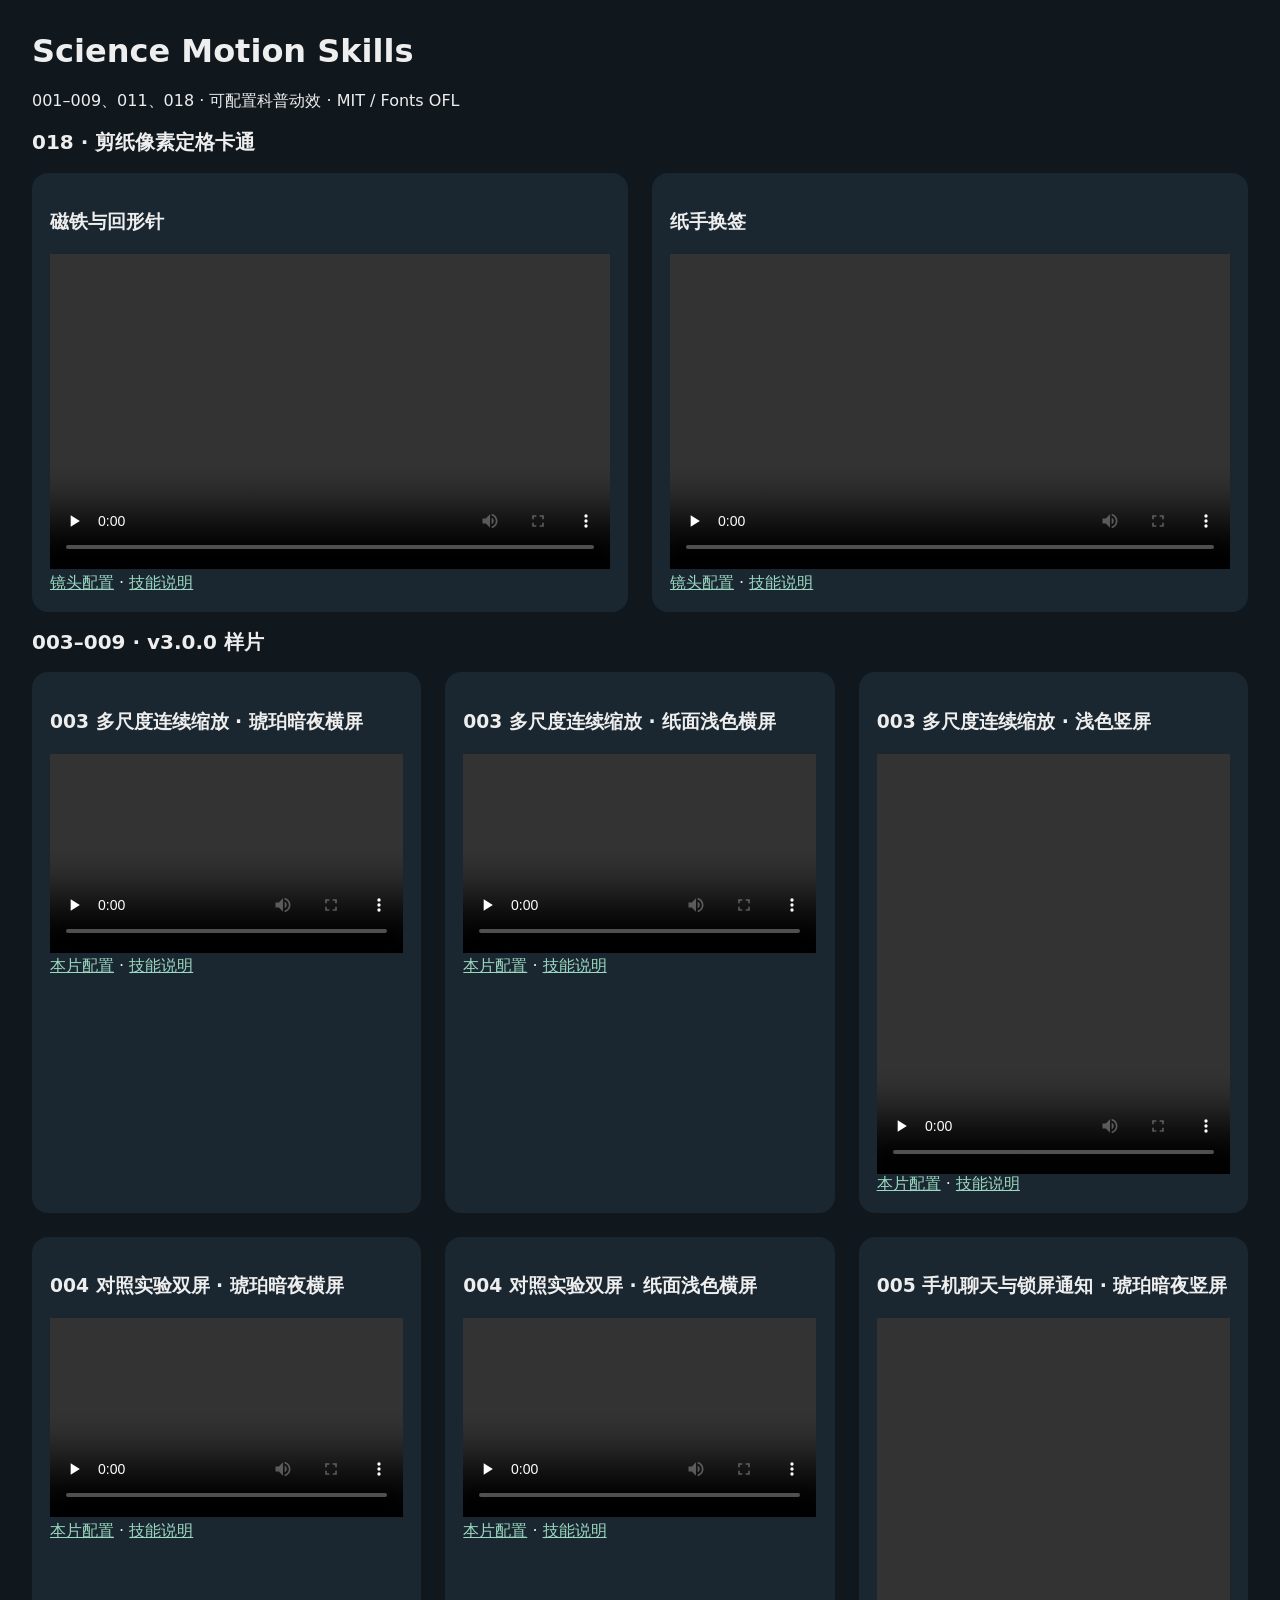
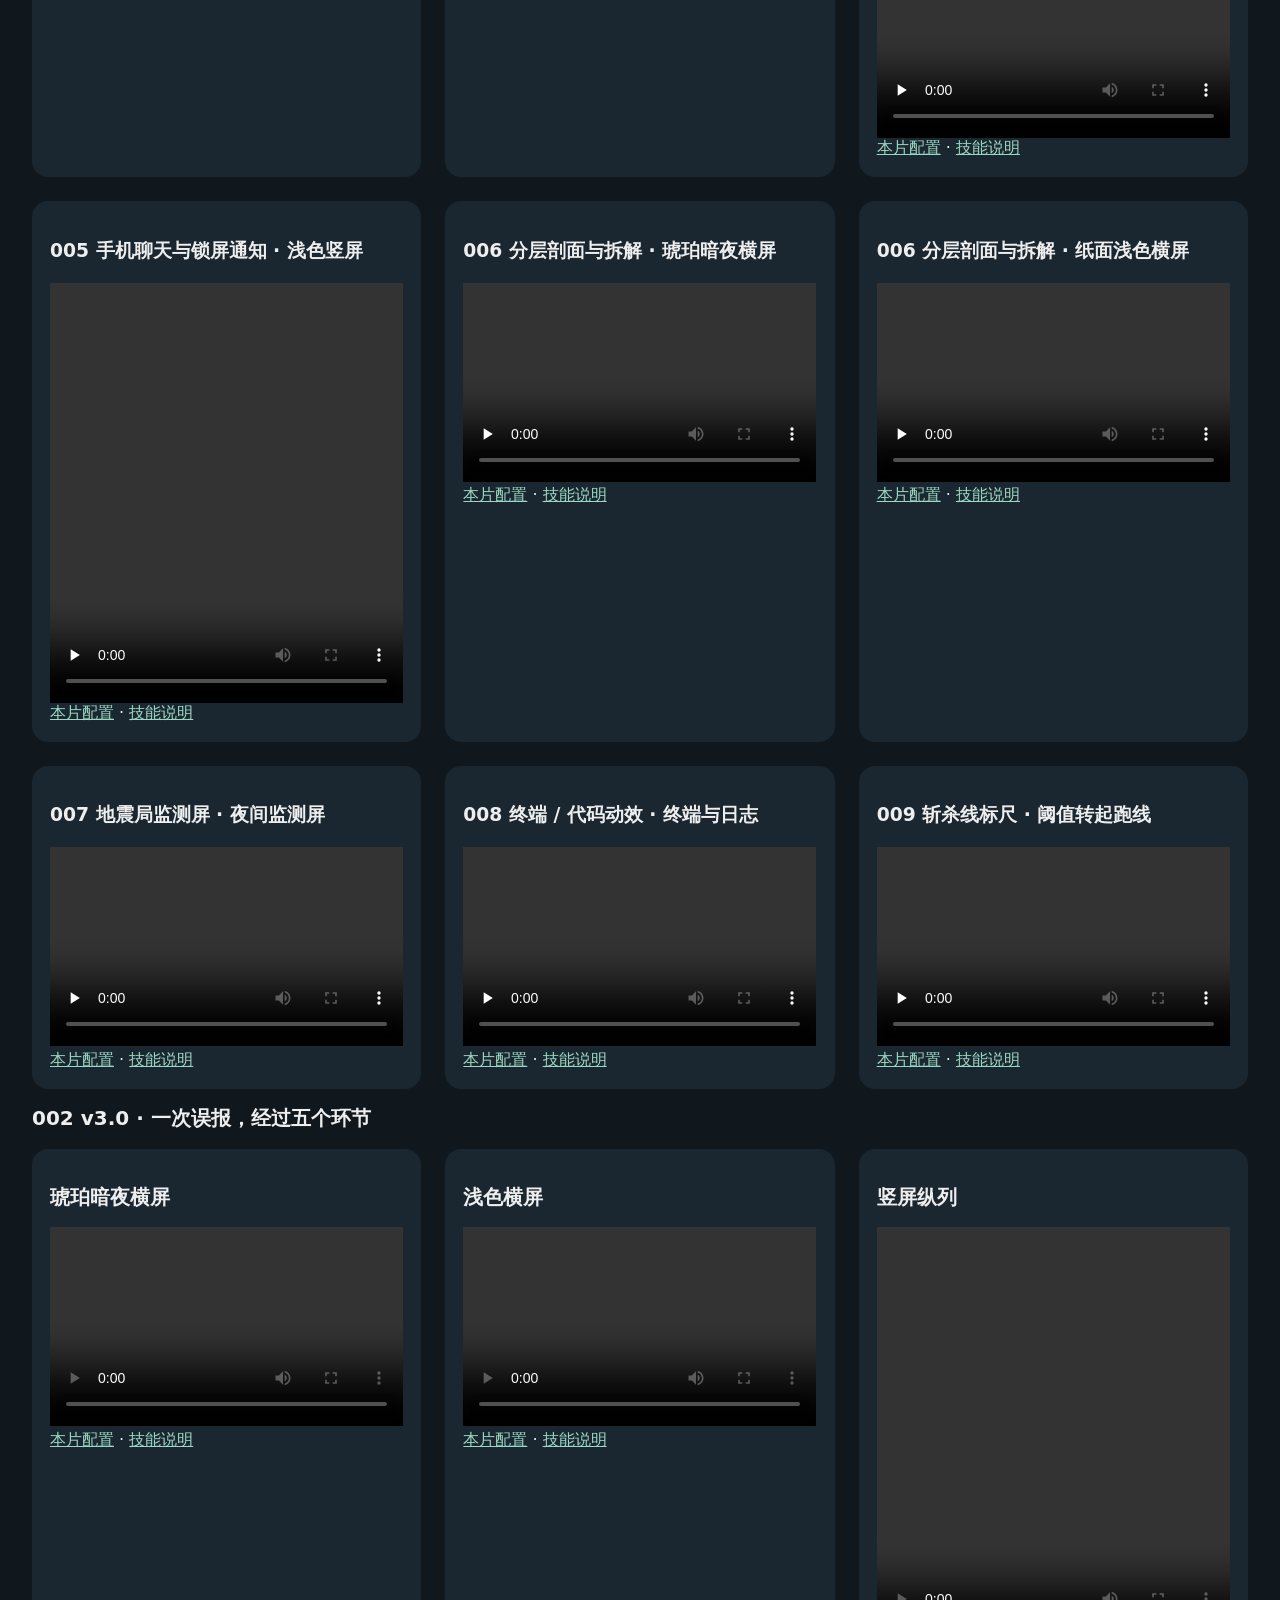
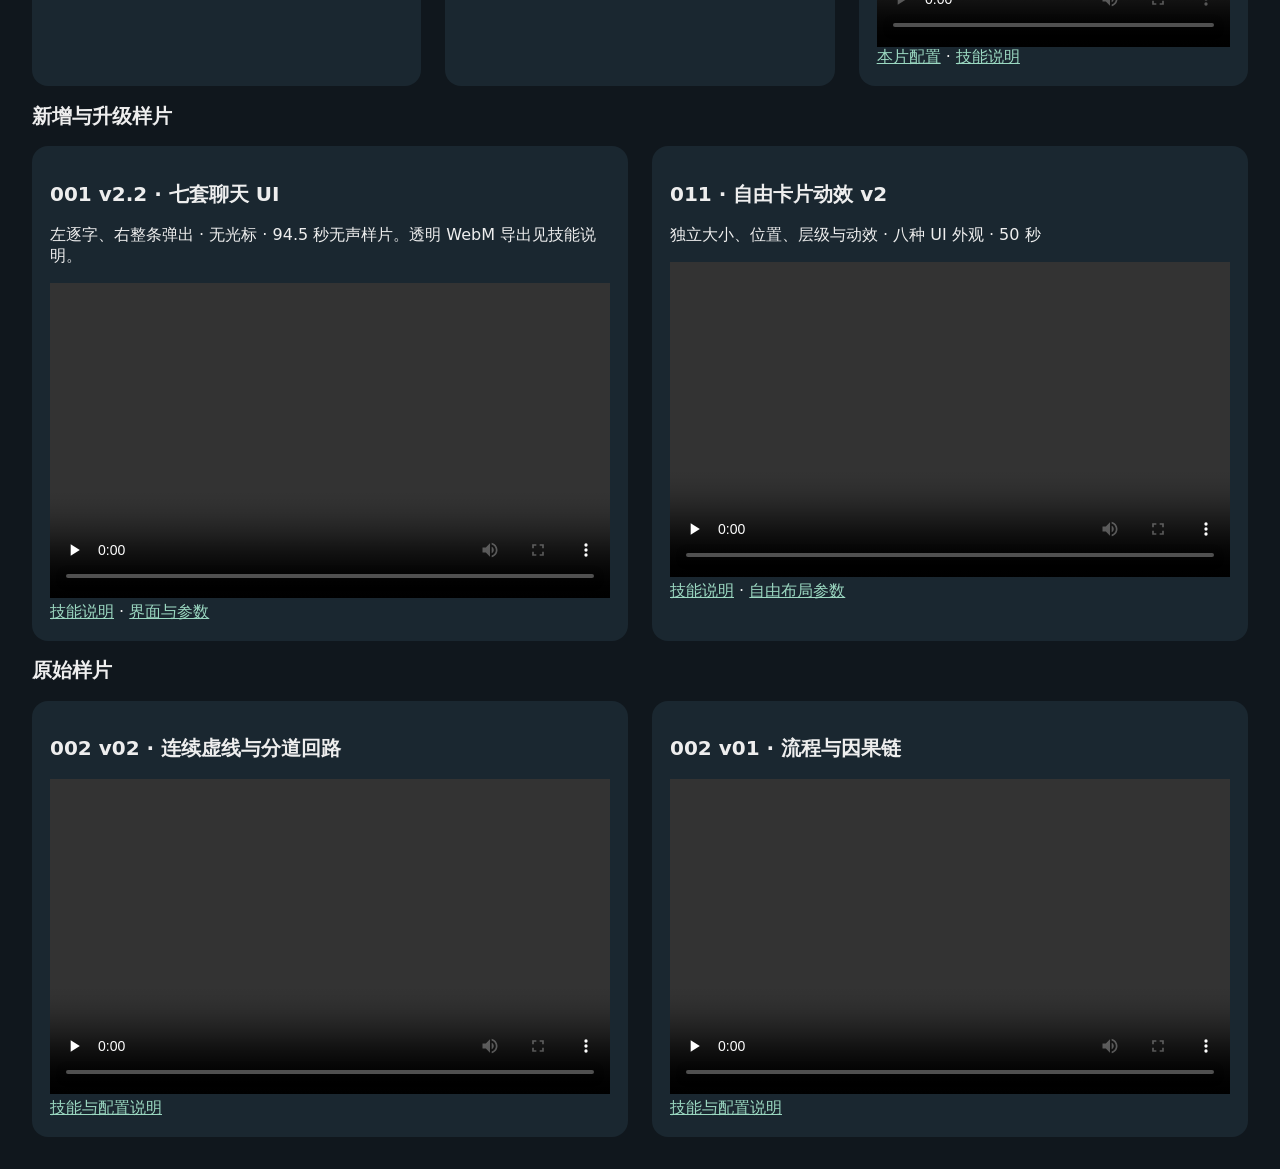
<file: gallery.html>
<!doctype html><html lang="zh-CN"><meta charset="utf-8"><meta name="viewport" content="width=device-width,initial-scale=1"><title>Science Motion Skills</title><style>body{font:16px system-ui;background:#10171d;color:#eee;margin:32px}main{display:grid;grid-template-columns:repeat(auto-fit,minmax(340px,1fr));gap:24px}article{background:#1a2730;padding:18px;border-radius:16px}video{width:100%;aspect-ratio:16/9}a{color:#9bd8c1}h2{font-size:20px}video.portrait{display:block;aspect-ratio:9/16;max-height:420px;object-fit:contain}</style><h1>Science Motion Skills</h1><p>001–009、011、018 · 可配置科普动效 · MIT / Fonts OFL</p><h2>018 · 剪纸像素定格卡通</h2>
<main>
<article><h3>磁铁与回形针</h3><video controls preload="none" src="previews/018-paper-cut-cartoon-magnet.mp4"></video><a href="skills/018-paper-cut-cartoon/assets/examples/magnet.json">镜头配置</a> · <a href="skills/018-paper-cut-cartoon/SKILL.md">技能说明</a></article>
<article><h3>纸手换签</h3><video controls preload="none" src="previews/018-paper-cut-cartoon-sticker.mp4"></video><a href="skills/018-paper-cut-cartoon/assets/examples/sticker.json">镜头配置</a> · <a href="skills/018-paper-cut-cartoon/SKILL.md">技能说明</a></article>
</main>
<h2>003–009 · v3.0.0 样片</h2>
<main>
<article>
  <h3>003 多尺度连续缩放 · 琥珀暗夜横屏</h3>
  <video controls preload="none" src="previews/003-multiscale-zoom-render-v03-amber.mp4"></video>
  <a href="skills/003-multiscale-zoom-render/assets/examples/showcase-amber.json">本片配置</a> · <a href="skills/003-multiscale-zoom-render/SKILL.md">技能说明</a>
</article>
<article>
  <h3>003 多尺度连续缩放 · 纸面浅色横屏</h3>
  <video controls preload="none" src="previews/003-multiscale-zoom-render-v03-light.mp4"></video>
  <a href="skills/003-multiscale-zoom-render/assets/examples/leaf.json">本片配置</a> · <a href="skills/003-multiscale-zoom-render/SKILL.md">技能说明</a>
</article>
<article>
  <h3>003 多尺度连续缩放 · 浅色竖屏</h3>
  <video class="portrait" controls preload="none" src="previews/003-multiscale-zoom-render-v03-portrait.mp4"></video>
  <a href="skills/003-multiscale-zoom-render/assets/examples/showcase-portrait.json">本片配置</a> · <a href="skills/003-multiscale-zoom-render/SKILL.md">技能说明</a>
</article>
<article>
  <h3>004 对照实验双屏 · 琥珀暗夜横屏</h3>
  <video controls preload="none" src="previews/004-split-compare-render-v03-amber.mp4"></video>
  <a href="skills/004-split-compare-render/assets/examples/showcase-amber.json">本片配置</a> · <a href="skills/004-split-compare-render/SKILL.md">技能说明</a>
</article>
<article>
  <h3>004 对照实验双屏 · 纸面浅色横屏</h3>
  <video controls preload="none" src="previews/004-split-compare-render-v03-light.mp4"></video>
  <a href="skills/004-split-compare-render/assets/examples/fall.json">本片配置</a> · <a href="skills/004-split-compare-render/SKILL.md">技能说明</a>
</article>
<article>
  <h3>005 手机聊天与锁屏通知 · 琥珀暗夜竖屏</h3>
  <video class="portrait" controls preload="none" src="previews/005-phone-ui-motion-v03-amber.mp4"></video>
  <a href="skills/005-phone-ui-motion/assets/examples/showcase-amber.json">本片配置</a> · <a href="skills/005-phone-ui-motion/SKILL.md">技能说明</a>
</article>
<article>
  <h3>005 手机聊天与锁屏通知 · 浅色竖屏</h3>
  <video class="portrait" controls preload="none" src="previews/005-phone-ui-motion-v03-light.mp4"></video>
  <a href="skills/005-phone-ui-motion/assets/examples/showcase-light.json">本片配置</a> · <a href="skills/005-phone-ui-motion/SKILL.md">技能说明</a>
</article>
<article>
  <h3>006 分层剖面与拆解 · 琥珀暗夜横屏</h3>
  <video controls preload="none" src="previews/006-layer-explode-render-v03-amber.mp4"></video>
  <a href="skills/006-layer-explode-render/assets/examples/showcase-amber.json">本片配置</a> · <a href="skills/006-layer-explode-render/SKILL.md">技能说明</a>
</article>
<article>
  <h3>006 分层剖面与拆解 · 纸面浅色横屏</h3>
  <video controls preload="none" src="previews/006-layer-explode-render-v03-light.mp4"></video>
  <a href="skills/006-layer-explode-render/assets/examples/filter.json">本片配置</a> · <a href="skills/006-layer-explode-render/SKILL.md">技能说明</a>
</article>
<article>
  <h3>007 地震局监测屏 · 夜间监测屏</h3>
  <video controls preload="none" src="previews/007-quake-monitor-render-v03.mp4"></video>
  <a href="skills/007-quake-monitor-render/assets/examples/monitor.json">本片配置</a> · <a href="skills/007-quake-monitor-render/SKILL.md">技能说明</a>
</article>
<article>
  <h3>008 终端 / 代码动效 · 终端与日志</h3>
  <video controls preload="none" src="previews/008-terminal-motion-render-v03.mp4"></video>
  <a href="skills/008-terminal-motion-render/assets/examples/terminal.json">本片配置</a> · <a href="skills/008-terminal-motion-render/SKILL.md">技能说明</a>
</article>
<article>
  <h3>009 斩杀线标尺 · 阈值转起跑线</h3>
  <video controls preload="none" src="previews/009-threshold-line-render-v03.mp4"></video>
  <a href="skills/009-threshold-line-render/assets/examples/combined.json">本片配置</a> · <a href="skills/009-threshold-line-render/SKILL.md">技能说明</a>
</article>
</main>
<h2>002 v3.0 · 一次误报，经过五个环节</h2>
<main>
<article>
  <h2>琥珀暗夜横屏</h2>
  <video controls preload="metadata" src="previews/002-flow-motion-render-v03-amber.mp4"></video>
  <a href="skills/002-flow-motion-render/assets/examples/showcase-amber.json">本片配置</a> · <a href="skills/002-flow-motion-render/SKILL.md">技能说明</a>
</article>
<article>
  <h2>浅色横屏</h2>
  <video controls preload="metadata" src="previews/002-flow-motion-render-v03-light.mp4"></video>
  <a href="skills/002-flow-motion-render/assets/examples/showcase-light.json">本片配置</a> · <a href="skills/002-flow-motion-render/SKILL.md">技能说明</a>
</article>
<article>
  <h2>竖屏纵列</h2>
  <video class="portrait" controls preload="metadata" src="previews/002-flow-motion-render-v03-portrait.mp4"></video>
  <a href="skills/002-flow-motion-render/assets/examples/showcase-portrait.json">本片配置</a> · <a href="skills/002-flow-motion-render/SKILL.md">技能说明</a>
</article>
</main>
<h2>新增与升级样片</h2><main><article><h2>001 v2.2 · 七套聊天 UI</h2><p>左逐字、右整条弹出 · 无光标 · 94.5 秒无声样片。透明 WebM 导出见技能说明。</p><video controls preload="none" src="previews/001-chat-motion-render-v02.mp4"></video><a href="skills/001-chat-motion-render/SKILL.md">技能说明</a> · <a href="skills/001-chat-motion-render/references/config.md">界面与参数</a></article>
<article><h2>011 · 自由卡片动效 v2</h2><p>独立大小、位置、层级与动效 · 八种 UI 外观 · 50 秒</p><video controls preload="none" src="previews/011-ppt-card-motion-render-v02.mp4"></video><a href="skills/011-ppt-card-motion-render/SKILL.md">技能说明</a> · <a href="skills/011-ppt-card-motion-render/references/freeform.md">自由布局参数</a></article>
</main><h2>原始样片</h2><main>
<article><h2>002 v02 · 连续虚线与分道回路</h2><video controls preload="none" src="previews/002-flow-motion-render-v02.mp4"></video><a href="skills/002-flow-motion-render/SKILL.md">技能与配置说明</a></article>
<article><h2>002 v01 · 流程与因果链</h2><video controls preload="none" src="previews/002-flow-motion-render.mp4"></video><a href="skills/002-flow-motion-render/SKILL.md">技能与配置说明</a></article>

</main></html>
</file>
